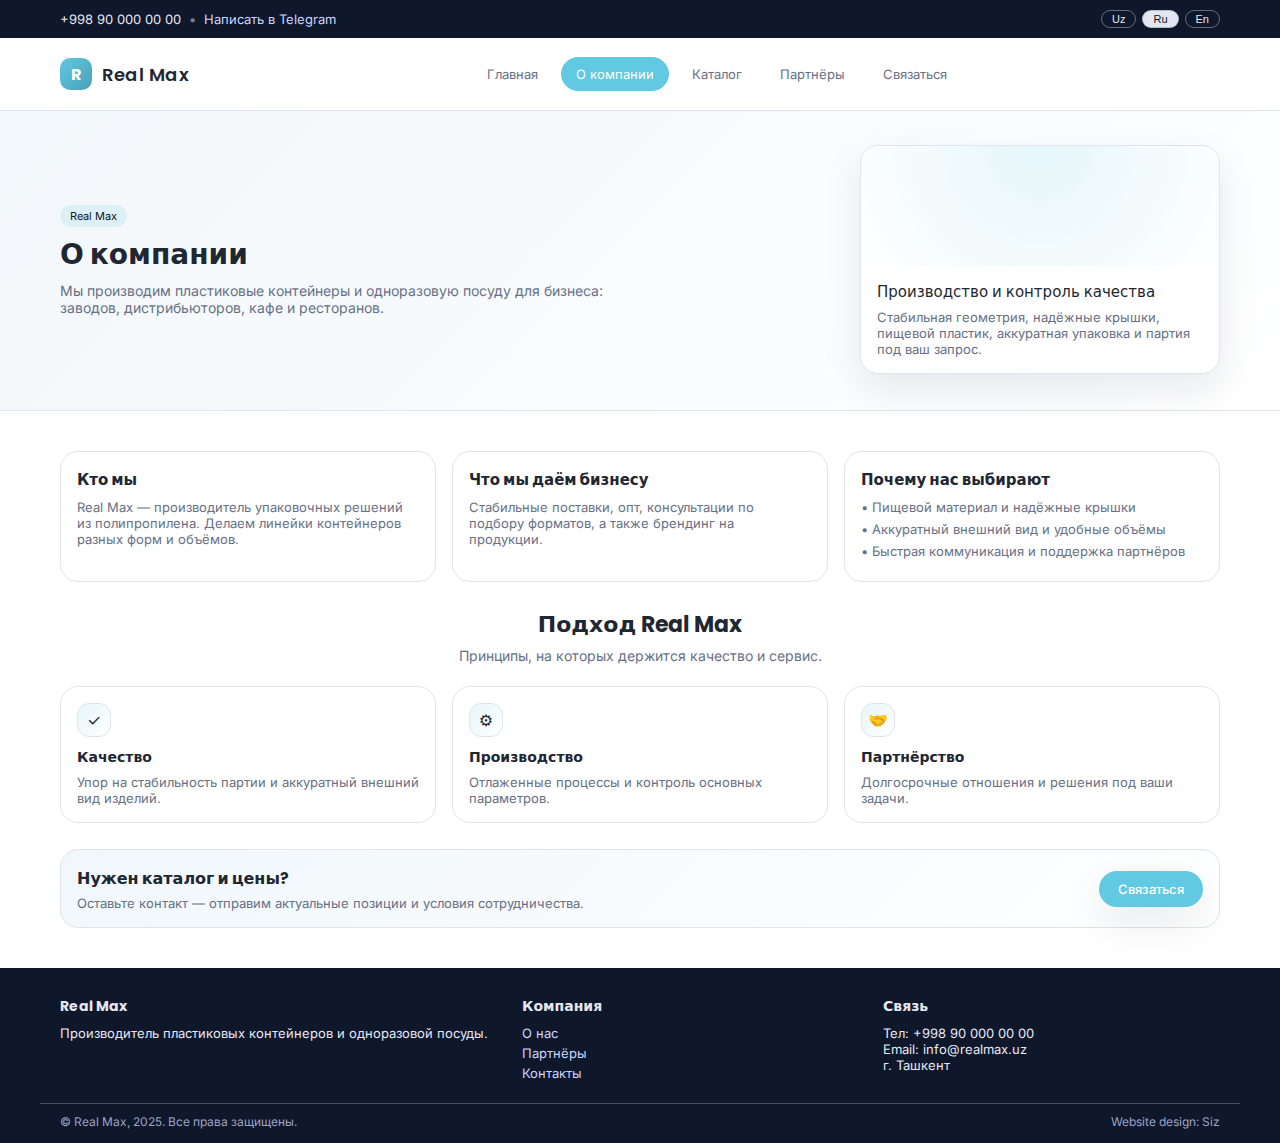
<file: about.html>
<!DOCTYPE html>
<html lang="ru">
<head>
  <meta charset="UTF-8">
  <title>Real Max – О компании</title>
  <meta name="viewport" content="width=device-width, initial-scale=1.0">
  <link href="https://fonts.googleapis.com/css2?family=Inter:wght@400;500;600&family=Poppins:wght@500;600;700&display=swap" rel="stylesheet">
  <link rel="stylesheet" href="styles.css">
</head>
<body>

  <header class="header">
    <!-- Yuqori panel (telefon, telegram, til) -->
  <div class="topbar">
    <div class="container topbar-inner">
      <div class="topbar-left">
        <span class="topbar-phone">+998 90 000 00 00</span>
        <span class="topbar-sep">•</span>
        <a href="#" class="topbar-link" data-i18n="topbar_telegram">Написать в Telegram</a>
      </div>
      <div class="topbar-right">
        <button class="lang-chip" data-lang="uz">Uz</button>
        <button class="lang-chip active" data-lang="ru">Ru</button>
        <button class="lang-chip" data-lang="en">En</button>
      </div>
    </div>
  </div>
    <div class="container header-inner">
      <a class="logo" href="index.html" aria-label="Real Max">
        <span class="logo-mark">R</span>
        <span class="logo-text">Real Max</span>
      </a>

      <nav class="nav-main" aria-label="Main navigation">
        <a class="nav-link" href="index.html" data-i18n="nav_home">Главная</a>
        <a class="nav-link nav-link-active" href="about.html" data-i18n="nav_about">О компании</a>
        <a class="nav-link" href="catalog.html" data-i18n="nav_catalog">каталог</a>
        <a class="nav-link" href="partners.html" data-i18n="nav_partners">Партнёры</a>
        <a class="nav-link" href="contact.html" data-i18n="nav_contact">Связаться</a>
      </nav>
    </div>
  </header>

  <section class="page-hero">
    <div class="container page-hero-inner">
      <div>
        <div class="page-chip" data-i18n="about_chip">Real Max</div>
        <h1 class="page-title" data-i18n="about_title">О компании</h1>
        <p class="page-sub" data-i18n="about_sub">
          Мы производим пластиковые контейнеры и одноразовую посуду для бизнеса: заводов, дистрибьюторов, кафе и ресторанов.
        </p>
      </div>
      <div class="page-hero-card">
        <div class="page-hero-card-top"></div>
        <div class="page-hero-card-body">
          <div class="page-hero-card-title" data-i18n="about_card_title">Производство и контроль качества</div>
          <div class="page-hero-card-text" data-i18n="about_card_text">
            Стабильная геометрия, надёжные крышки, пищевой пластик, аккуратная упаковка и партия под ваш запрос.
          </div>
        </div>
      </div>
    </div>
  </section>

  <section class="section">
    <div class="container">
      <div class="info-grid">
        <div class="info-card">
          <h3 data-i18n="about_b1_title">Кто мы</h3>
          <p data-i18n="about_b1_text">
            Real Max — производитель упаковочных решений из полипропилена. Делаем линейки контейнеров разных форм и объёмов.
          </p>
        </div>

        <div class="info-card">
          <h3 data-i18n="about_b2_title">Что мы даём бизнесу</h3>
          <p data-i18n="about_b2_text">
            Стабильные поставки, опт, консультации по подбору форматов, а также брендинг на продукции.
          </p>
        </div>

        <div class="info-card">
          <h3 data-i18n="about_b3_title">Почему нас выбирают</h3>
          <ul class="bullet">
            <li data-i18n="about_b3_li1">• Пищевой материал и надёжные крышки</li>
            <li data-i18n="about_b3_li2">• Аккуратный внешний вид и удобные объёмы</li>
            <li data-i18n="about_b3_li3">• Быстрая коммуникация и поддержка партнёров</li>
          </ul>
        </div>
      </div>

      <div class="section-header" style="margin-top:26px;">
        <h2 data-i18n="about_values_title">Подход Real Max</h2>
        <p data-i18n="about_values_sub">Принципы, на которых держится качество и сервис.</p>
      </div>

      <div class="value-grid">
        <div class="value-card">
          <div class="value-icon">✓</div>
          <h4 data-i18n="about_v1_title">Качество</h4>
          <p data-i18n="about_v1_text">Упор на стабильность партии и аккуратный внешний вид изделий.</p>
        </div>
        <div class="value-card">
          <div class="value-icon">⚙</div>
          <h4 data-i18n="about_v2_title">Производство</h4>
          <p data-i18n="about_v2_text">Отлаженные процессы и контроль основных параметров.</p>
        </div>
        <div class="value-card">
          <div class="value-icon">🤝</div>
          <h4 data-i18n="about_v3_title">Партнёрство</h4>
          <p data-i18n="about_v3_text">Долгосрочные отношения и решения под ваши задачи.</p>
        </div>
      </div>

      <div class="cta-panel">
        <div>
          <h3 data-i18n="about_cta_title">Хотите каталог и цены?</h3>
          <p data-i18n="about_cta_text">Оставьте контакт — отправим актуальные позиции и условия сотрудничества.</p>
        </div>
        <a class="btn primary" href="contact.html" data-i18n="about_cta_btn">Связаться</a>
      </div>
    </div>
  </section>

  <footer class="footer">
    <div class="container footer-inner">
      <div class="footer-col">
        <h4>Real Max</h4>
        <p data-i18n="footer_about">Производитель пластиковых контейнеров и одноразовой посуды.</p>
      </div>
      <div class="footer-col">
        <h4 data-i18n="footer_company">Компания</h4>
        <a href="about.html" data-i18n="footer_about_link">О нас</a>
        <a href="partners.html" data-i18n="footer_partners_link">Партнёры</a>
        <a href="contact.html" data-i18n="footer_contacts">Контакты</a>
      </div>
      <div class="footer-col">
        <h4 data-i18n="footer_contact">Связь</h4>
        <p data-i18n="footer_tel">Тел: +998 90 000 00 00</p>
        <p data-i18n="footer_email">Email: info@realmax.uz</p>
        <p data-i18n="footer_city">г. Ташкент</p>
      </div>
    </div>
    <div class="footer-bottom">
      <div class="container footer-bottom-inner">
        <span data-i18n="footer_copy">© Real Max, 2025. Все права защищены.</span>
        <span data-i18n="footer_design">Website design: Siz</span>
      </div>
    </div>
  </footer>

  <script src="script.js"></script>
</body>
</html>
</file>
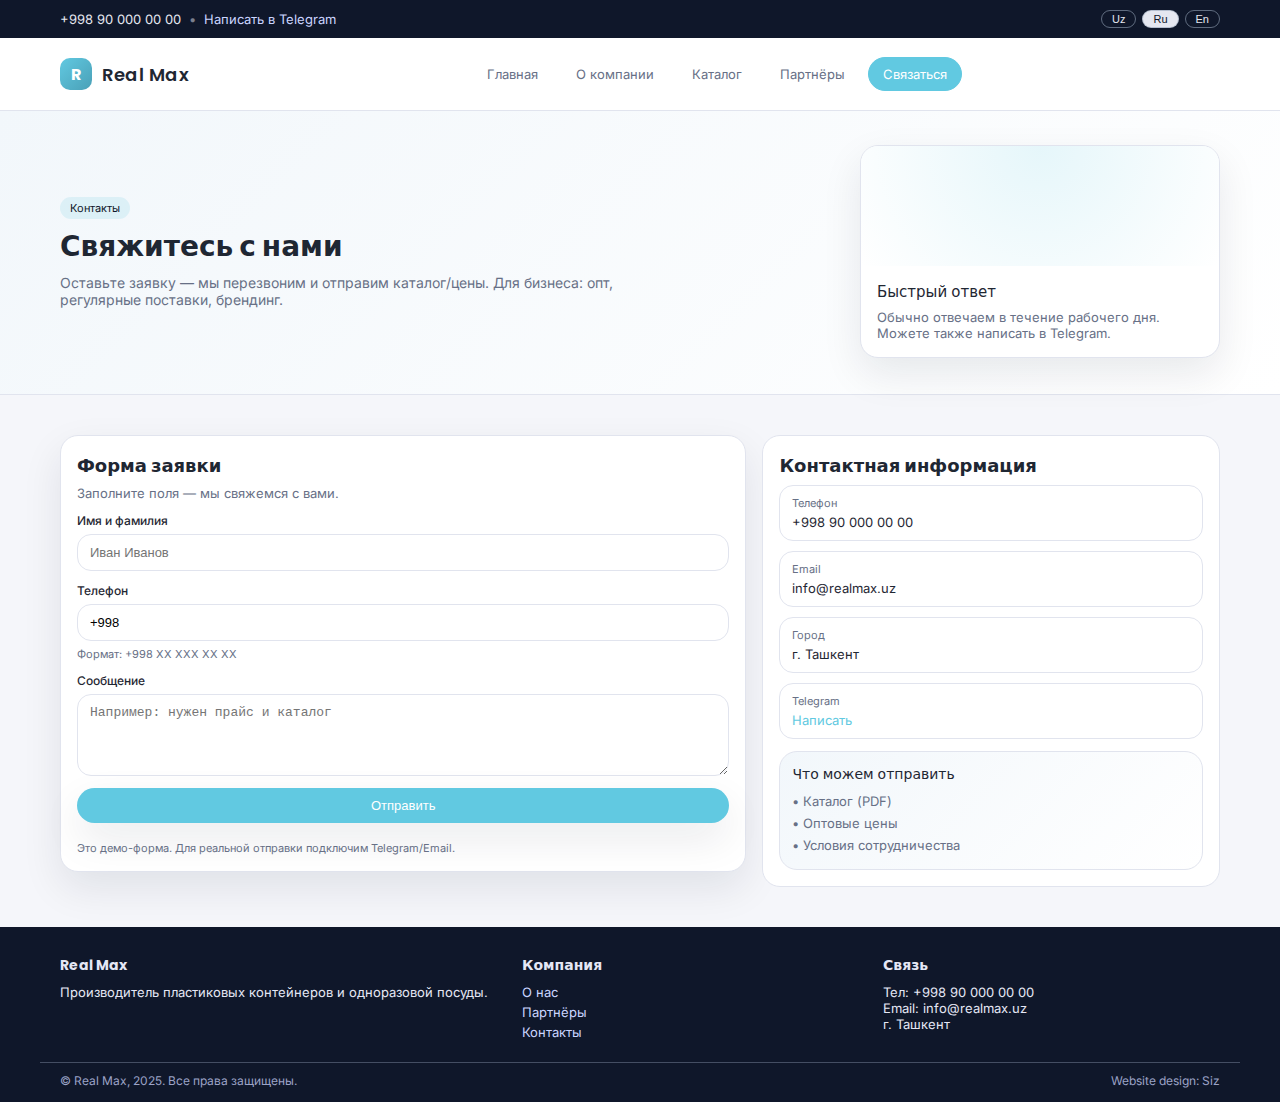
<file: contact.html>
<!DOCTYPE html>
<html lang="ru">
<head>
  <meta charset="UTF-8">
  <title>Real Max – Связаться</title>
  <meta name="viewport" content="width=device-width, initial-scale=1.0">
  <link href="https://fonts.googleapis.com/css2?family=Inter:wght@400;500;600&family=Poppins:wght@500;600;700&display=swap" rel="stylesheet">
  <link rel="stylesheet" href="styles.css">
</head>
<body>

  <header class="header">
    <!-- Yuqori panel (telefon, telegram, til) -->
  <div class="topbar">
    <div class="container topbar-inner">
      <div class="topbar-left">
        <span class="topbar-phone">+998 90 000 00 00</span>
        <span class="topbar-sep">•</span>
        <a href="#" class="topbar-link" data-i18n="topbar_telegram">Написать в Telegram</a>
      </div>
      <div class="topbar-right">
        <button class="lang-chip" data-lang="uz">Uz</button>
        <button class="lang-chip active" data-lang="ru">Ru</button>
        <button class="lang-chip" data-lang="en">En</button>
      </div>
    </div>
  </div>
    <div class="container header-inner">
      <a class="logo" href="index.html" aria-label="Real Max">
        <span class="logo-mark">R</span>
        <span class="logo-text">Real Max</span>
      </a>

      <nav class="nav-main" aria-label="Main navigation">
        <a class="nav-link" href="index.html" data-i18n="nav_home">Главная</a>
        <a class="nav-link" href="about.html" data-i18n="nav_about">О компании</a>
        <a class="nav-link" href="catalog.html" data-i18n="nav_catalog">каталог</a>
        <a class="nav-link" href="partners.html" data-i18n="nav_partners">Партнёры</a>
        <a class="nav-link nav-link-active" href="contact.html" data-i18n="nav_contact">Связаться</a>
      </nav>
    </div>
  </header>

  <section class="page-hero">
    <div class="container page-hero-inner">
      <div>
        <div class="page-chip" data-i18n="contact_chip">Контакты</div>
        <h1 class="page-title" data-i18n="contact_title">Свяжитесь с нами</h1>
        <p class="page-sub" data-i18n="contact_sub">
          Оставьте заявку — мы перезвоним и отправим каталог/цены. Для бизнеса: опт, регулярные поставки, брендинг.
        </p>
      </div>

      <div class="page-hero-card">
        <div class="page-hero-card-top"></div>
        <div class="page-hero-card-body">
          <div class="page-hero-card-title" data-i18n="contact_card_title">Быстрый ответ</div>
          <div class="page-hero-card-text" data-i18n="contact_card_text">
            Обычно отвечаем в течение рабочего дня. Можете также написать в Telegram.
          </div>
        </div>
      </div>
    </div>
  </section>

  <section class="section section-alt">
    <div class="container">
      <div class="contact-grid">
        <div class="contact-card">
          <h2 class="contact-h2" data-i18n="contact_form_title">Форма заявки</h2>
          <p class="contact-p" data-i18n="contact_form_sub">Заполните поля — мы свяжемся с вами.</p>

          <form class="form" id="contactForm">
            <div class="form-row">
              <label class="form-label" for="fullName" data-i18n="contact_name_label">Имя и фамилия</label>
              <input class="form-input" id="fullName" name="fullName" type="text" placeholder="Иван Иванов" required>
            </div>

            <div class="form-row">
              <label class="form-label" for="phone" data-i18n="contact_phone_label">Телефон</label>
              <input class="form-input" id="phone" name="phone" type="tel" placeholder="+998 90 123 45 67" required>
              <div class="form-hint" data-i18n="contact_phone_hint">Формат: +998 XX XXX XX XX</div>
            </div>

            <div class="form-row">
              <label class="form-label" for="message" data-i18n="contact_msg_label">Сообщение</label>
              <textarea class="form-textarea" id="message" name="message" rows="4" placeholder="Например: нужен прайс и каталог"></textarea>
            </div>

            <button class="btn primary full" type="submit" data-i18n="contact_submit">Отправить</button>
            <div class="form-note" data-i18n="contact_note">Это демо-форма. Для реальной отправки подключим Telegram/Email.</div>
          </form>
        </div>

        <div class="contact-card contact-card-side">
          <h2 class="contact-h2" data-i18n="contact_info_title">Контактная информация</h2>
          <div class="contact-info">
            <div class="contact-info-item">
              <div class="contact-info-k" data-i18n="contact_info_phone_k">Телефон</div>
              <div class="contact-info-v">+998 90 000 00 00</div>
            </div>
            <div class="contact-info-item">
              <div class="contact-info-k">Email</div>
              <div class="contact-info-v">info@realmax.uz</div>
            </div>
            <div class="contact-info-item">
              <div class="contact-info-k" data-i18n="contact_info_city_k">Город</div>
              <div class="contact-info-v" data-i18n="footer_city">г. Ташкент</div>
            </div>
            <div class="contact-info-item">
              <div class="contact-info-k">Telegram</div>
              <div class="contact-info-v">
                <a href="#" class="news-link" data-i18n="contact_info_tg_link">Написать</a>
              </div>
            </div>
          </div>

          <div class="mini-card">
            <div class="mini-card-title" data-i18n="contact_side_title">Что можем отправить</div>
            <ul class="bullet" style="margin-top:8px;">
              <li data-i18n="contact_side_li1">• Каталог (PDF)</li>
              <li data-i18n="contact_side_li2">• Оптовые цены</li>
              <li data-i18n="contact_side_li3">• Условия сотрудничества</li>
            </ul>
          </div>
        </div>

      </div>
    </div>
  </section>

  <footer class="footer">
    <div class="container footer-inner">
      <div class="footer-col">
        <h4>Real Max</h4>
        <p data-i18n="footer_about">Производитель пластиковых контейнеров и одноразовой посуды.</p>
      </div>
      <div class="footer-col">
        <h4 data-i18n="footer_company">Компания</h4>
        <a href="about.html" data-i18n="footer_about_link">О нас</a>
        <a href="partners.html" data-i18n="footer_partners_link">Партнёры</a>
        <a href="contact.html" data-i18n="footer_contacts">Контакты</a>
      </div>
      <div class="footer-col">
        <h4 data-i18n="footer_contact">Связь</h4>
        <p data-i18n="footer_tel">Тел: +998 90 000 00 00</p>
        <p data-i18n="footer_email">Email: info@realmax.uz</p>
        <p data-i18n="footer_city">г. Ташкент</p>
      </div>
    </div>
    <div class="footer-bottom">
      <div class="container footer-bottom-inner">
        <span data-i18n="footer_copy">© Real Max, 2025. Все права защищены.</span>
        <span data-i18n="footer_design">Website design: Siz</span>
      </div>
    </div>
  </footer>
  

  <script src="script.js"></script>
</body>
</html>
</file>
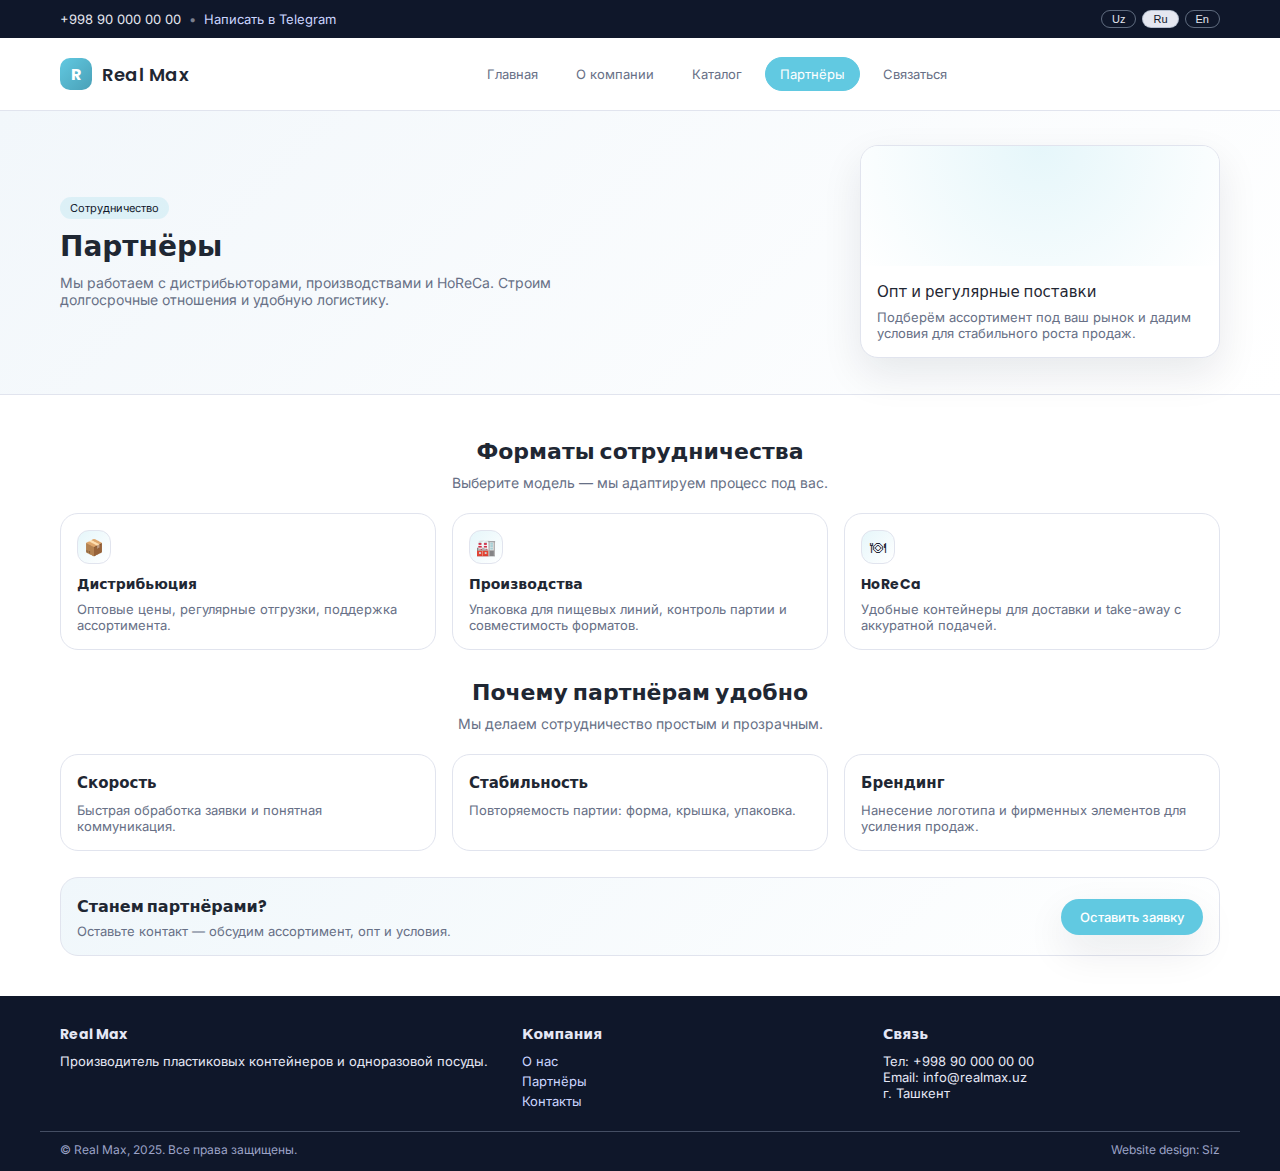
<file: partners.html>
<!DOCTYPE html>
<html lang="ru">
<head>
  <meta charset="UTF-8">
  <title>Real Max – Партнёры</title>
  <meta name="viewport" content="width=device-width, initial-scale=1.0">
  <link href="https://fonts.googleapis.com/css2?family=Inter:wght@400;500;600&family=Poppins:wght@500;600;700&display=swap" rel="stylesheet">
  <link rel="stylesheet" href="styles.css">
</head>
<body>

  <header class="header">
    <!-- Yuqori panel (telefon, telegram, til) -->
  <div class="topbar">
    <div class="container topbar-inner">
      <div class="topbar-left">
        <span class="topbar-phone">+998 90 000 00 00</span>
        <span class="topbar-sep">•</span>
        <a href="#" class="topbar-link" data-i18n="topbar_telegram">Написать в Telegram</a>
      </div>
      <div class="topbar-right">
        <button class="lang-chip" data-lang="uz">Uz</button>
        <button class="lang-chip active" data-lang="ru">Ru</button>
        <button class="lang-chip" data-lang="en">En</button>
      </div>
    </div>
  </div>
    <div class="container header-inner">
      <a class="logo" href="index.html" aria-label="Real Max">
        <span class="logo-mark">R</span>
        <span class="logo-text">Real Max</span>
      </a>

      <nav class="nav-main" aria-label="Main navigation">
        <a class="nav-link" href="index.html" data-i18n="nav_home">Главная</a>
        <a class="nav-link" href="about.html" data-i18n="nav_about">О компании</a>
        <a class="nav-link" href="catalog.html" data-i18n="nav_catalog">каталог</a>
        <a class="nav-link nav-link-active" href="partners.html" data-i18n="nav_partners">Партнёры</a>
        <a class="nav-link" href="contact.html" data-i18n="nav_contact">Связаться</a>
      </nav>
    </div>
  </header>

  <section class="page-hero">
    <div class="container page-hero-inner">
      <div>
        <div class="page-chip" data-i18n="partners_chip">Сотрудничество</div>
        <h1 class="page-title" data-i18n="partners_title">Партнёры</h1>
        <p class="page-sub" data-i18n="partners_sub">
          Мы работаем с дистрибьюторами, производствами и HoReCa. Строим долгосрочные отношения и удобную логистику.
        </p>
      </div>
      <div class="page-hero-card">
        <div class="page-hero-card-top"></div>
        <div class="page-hero-card-body">
          <div class="page-hero-card-title" data-i18n="partners_card_title">Опт и регулярные поставки</div>
          <div class="page-hero-card-text" data-i18n="partners_card_text">
            Подберём ассортимент под ваш рынок и дадим условия для стабильного роста продаж.
          </div>
        </div>
      </div>
    </div>
  </section>

  <section class="section">
    <div class="container">
      <div class="section-header">
        <h2 data-i18n="partners_models_title">Форматы сотрудничества</h2>
        <p data-i18n="partners_models_sub">Выберите модель — мы адаптируем процесс под вас.</p>
      </div>

      <div class="value-grid">
        <div class="value-card">
          <div class="value-icon">📦</div>
          <h4 data-i18n="partners_m1_title">Дистрибьюция</h4>
          <p data-i18n="partners_m1_text">Оптовые цены, регулярные отгрузки, поддержка ассортимента.</p>
        </div>
        <div class="value-card">
          <div class="value-icon">🏭</div>
          <h4 data-i18n="partners_m2_title">Производства</h4>
          <p data-i18n="partners_m2_text">Упаковка для пищевых линий, контроль партии и совместимость форматов.</p>
        </div>
        <div class="value-card">
          <div class="value-icon">🍽</div>
          <h4 data-i18n="partners_m3_title">HoReCa</h4>
          <p data-i18n="partners_m3_text">Удобные контейнеры для доставки и take-away с аккуратной подачей.</p>
        </div>
      </div>

      <div class="section-header" style="margin-top:26px;">
        <h2 data-i18n="partners_why_title">Почему партнёрам удобно</h2>
        <p data-i18n="partners_why_sub">Мы делаем сотрудничество простым и прозрачным.</p>
      </div>

      <div class="info-grid">
        <div class="info-card">
          <h3 data-i18n="partners_b1_title">Скорость</h3>
          <p data-i18n="partners_b1_text">Быстрая обработка заявки и понятная коммуникация.</p>
        </div>
        <div class="info-card">
          <h3 data-i18n="partners_b2_title">Стабильность</h3>
          <p data-i18n="partners_b2_text">Повторяемость партии: форма, крышка, упаковка.</p>
        </div>
        <div class="info-card">
          <h3 data-i18n="partners_b3_title">Брендинг</h3>
          <p data-i18n="partners_b3_text">Нанесение логотипа и фирменных элементов для усиления продаж.</p>
        </div>
      </div>

      <div class="cta-panel">
        <div>
          <h3 data-i18n="partners_cta_title">Станем партнёрами?</h3>
          <p data-i18n="partners_cta_text">Оставьте контакт — обсудим ассортимент, опт и условия.</p>
        </div>
        <a class="btn primary" href="contact.html" data-i18n="partners_cta_btn">Оставить заявку</a>
      </div>
    </div>
  </section>

  <footer class="footer">
    <div class="container footer-inner">
      <div class="footer-col">
        <h4>Real Max</h4>
        <p data-i18n="footer_about">Производитель пластиковых контейнеров и одноразовой посуды.</p>
      </div>
      <div class="footer-col">
        <h4 data-i18n="footer_company">Компания</h4>
        <a href="about.html" data-i18n="footer_about_link">О нас</a>
        <a href="partners.html" data-i18n="footer_partners_link">Партнёры</a>
        <a href="contact.html" data-i18n="footer_contacts">Контакты</a>
      </div>
      <div class="footer-col">
        <h4 data-i18n="footer_contact">Связь</h4>
        <p data-i18n="footer_tel">Тел: +998 90 000 00 00</p>
        <p data-i18n="footer_email">Email: info@realmax.uz</p>
        <p data-i18n="footer_city">г. Ташкент</p>
      </div>
    </div>
    <div class="footer-bottom">
      <div class="container footer-bottom-inner">
        <span data-i18n="footer_copy">© Real Max, 2025. Все права защищены.</span>
        <span data-i18n="footer_design">Website design: Siz</span>
      </div>
    </div>
  </footer>

  <script src="script.js"></script>
</body>
</html>
</file>
<file: styles.css>
:root {
  --brand: #61c9e1;
  --brand-soft: rgba(97, 201, 225, 0.16);
  --text-main: #1f2733;
  --text-muted: #677086;
  --bg: #f5f6fa;
  --card-bg: #ffffff;
  --border-soft: #e1e4ee;
  --shadow-soft: 0 16px 40px rgba(15, 23, 42, 0.09);
  --radius-md: 12px;
  --radius-lg: 18px;
}

/* Reset */
*,
*::before,
*::after {
  box-sizing: border-box;
  margin: 0;
  padding: 0;
}
.product-img img { width:100%; height:100%; object-fit:cover; display:block; }

html, body {
  font-family: 'Inter', system-ui, -apple-system, BlinkMacSystemFont, sans-serif;
  color: var(--text-main);
  background-color: #ffffff;
  scroll-behavior: smooth;
}

a { text-decoration: none; color: inherit; }
img { max-width: 100%; display: block; }

.container {
  width: 100%;
  max-width: 1200px;
  margin: 0 auto;
  padding: 0 20px;
}

/* Topbar */
.topbar {
  background-color: #0f172a;
  color: #e5e7f0;
  font-size: 13px;
}

.topbar-inner {
  display: flex;
  justify-content: space-between;
  align-items: center;
  height: 38px;
}

.topbar-left {
  display: flex;
  align-items: center;
  gap: 8px;
}

.topbar-link { color: #cbd5ff; }
.topbar-sep { opacity: 0.5; }

.topbar-right { display: flex; gap: 6px; }

.lang-chip {
  border-radius: 999px;
  border: 1px solid rgba(148, 163, 184, 0.6);
  background: transparent;
  padding: 2px 10px;
  color: #e5e7f0;
  font-size: 11px;
  cursor: pointer;
}

.lang-chip.active {
  background-color: #e5e7f0;
  color: #0f172a;
}

/* Header */
.header {
  border-bottom: 1px solid var(--border-soft);
  background-color: #ffffff;
  position: sticky;
  top: 0;
  z-index: 50;
}

.header-inner {
  display: flex;
  align-items: center;
  justify-content: space-between;
  gap: 24px;
  height: 72px;
}

.logo {
  display: flex;
  align-items: center;
  gap: 10px;
}

.logo-mark {
  width: 32px;
  height: 32px;
  border-radius: 10px;
  background: linear-gradient(135deg, var(--brand), #4aa0b7);
  display: flex;
  align-items: center;
  justify-content: center;
  color: #ffffff;
  font-weight: 700;
  font-family: 'Poppins', system-ui;
}

.logo-text {
  font-weight: 600;
  font-family: 'Poppins', system-ui;
  letter-spacing: 0.03em;
  font-size: 18px;
}

.nav-main {
  display: flex;
  gap: 8px;
  flex: 1;
  justify-content: center;
}

.nav-link {
  border-radius: 999px;
  border: 1px solid transparent;
  padding: 8px 14px;
  font-size: 13px;
  background-color: transparent;
  cursor: pointer;
  color: var(--text-muted);
  transition: 0.18s ease;
  display: inline-flex;
  align-items: center;
  justify-content: center;
}

.nav-link:hover {
  background-color: var(--brand-soft);
  color: var(--text-main);
}

.nav-link-active {
  background-color: var(--brand);
  color: #ffffff;
  border-color: var(--brand);
}
.hero-desc{
  margin-top: 16px;
  max-width: 560px;
}

.hero-desc p{
  font-size: 14px;
  line-height: 1.7;
  color: var(--text-muted);
  margin-bottom: 10px;
}

/* Hero */

.hero{
  min-height: calc(100vh - 110px);
  display:flex;
  align-items:center;
  position: relative;
  overflow: hidden;

  /* layered premium gradient */
  background:
    radial-gradient(600px 600px at 15% 20%, rgba(97,201,225,0.45), transparent 60%),
    radial-gradient(520px 520px at 105% 100%, rgba(97,201,225,0.25), transparent 150%),
    linear-gradient(135deg, #eef6fb 0%, #ffffff 55%);
  
  border-bottom: 1px solid var(--border-soft);
}

.hero-inner {
  display: grid;
  grid-template-columns: 1.3fr 0.7fr; /* chapga ko‘proq joy */
  align-items: center;
  gap: 48px;
}

.hero-label {
  display: inline-block;
  padding: 4px 10px;
  border-radius: 999px;
  background-color: var(--brand-soft);
  color: #0f172a;
  font-size: 11px;
  margin-bottom: 10px;
}

.hero h1 {
  font-family: 'Poppins', system-ui;
  font-size: 50px;
  line-height: 1.25;
  margin-bottom: 14px;
}

/* ===== Real Max yondashuvi — oq gradient ===== */
.rm-values{
  position: relative;
  background-color: #61C9E1; /* asosiy ko‘k */
  overflow: hidden;
}

.rm-values::before{
  content: "";
  position: absolute;
  inset: 0;

  background:
    radial-gradient(900px 500px at 50% 0%, rgba(255,255,255,0.35), transparent 65%),
    radial-gradient(700px 450px at 20% 60%, rgba(255,255,255,0.18), transparent 70%),
    radial-gradient(700px 450px at 80% 60%, rgba(255,255,255,0.18), transparent 70%);

  pointer-events: none;
}

/* textlar ustida qolsin */
.rm-values > .container{
  position: relative;
  z-index: 2;
}

.hero-text {
  color: var(--text-muted);
  font-size: 14px;
  max-width: 480px;
  margin-bottom: 18px;
}

.hero-actions {
  display: flex;
  flex-wrap: wrap;
  gap: 10px;
  margin-bottom: 20px;
}

.btn {
  border-radius: 999px;
  padding: 9px 18px;
  border: 1px solid transparent;
  font-size: 13px;
  cursor: pointer;
  font-weight: 500;
  display: inline-flex;
  align-items: center;
  justify-content: center;
  transition: 0.18s ease;
}

.btn.primary {
  background-color: var(--brand);
  color: #ffffff;
  box-shadow: var(--shadow-soft);
}

.btn.primary:hover { opacity: 0.92; }

.btn.ghost {
  background-color: #ffffff;
  color: var(--text-main);
  border-color: var(--border-soft);
}

.btn.ghost:hover { border-color: var(--brand); }
.btn.mini { padding: 7px 14px; font-size: 12px; }
.btn.full { width: 100%; }

.hero-stats {
  display: flex;
  flex-wrap: wrap;
  gap: 18px;
  margin-top: 8px;
}

.stat-item { min-width: 90px; }
.stat-number { display: block; font-weight: 600; font-size: 18px; }
.stat-label { font-size: 12px; color: var(--text-muted); }

.hero-right { display: flex; justify-content: center; }

.hero-product-card {
  width: 140%;
  max-width: 960px;   /* 860 → 960 */
  aspect-ratio: 1 / 1;
  border-radius: var(--radius-lg);
  background-color: #ffffff;
  border: 1px solid var(--border-soft);
  box-shadow: var(--shadow-soft);
  overflow: hidden;
}




.hero-product-info { padding: 14px 16px 16px; }
.hero-product-info h3 {
  font-size: 16px;
  margin-bottom: 6px;
  font-family: 'Poppins', system-ui;
}
.hero-product-info p {
  font-size: 13px;
  color: var(--text-muted);
  margin-bottom: 10px;
}

/* Sections */
.section { padding: 40px 0; background-color: #ffffff; }
.section-alt { background-color: var(--bg); }

.section-header { text-align: center; margin-bottom: 22px; }
.section-header h2 {
  font-family: 'Poppins', system-ui;
  font-size: 22px;
  margin-bottom: 6px;
}
.section-header p { font-size: 14px; color: var(--text-muted); }

.section-header-row {
  display: flex;
  justify-content: space-between;
  align-items: flex-end;
  gap: 16px;
}

/* Tabs */
.tabs { display: flex; gap: 6px; flex-wrap: wrap; }
.tab {
  border-radius: 999px;
  padding: 5px 12px;
  border: 1px solid var(--border-soft);
  background-color: #ffffff;
  font-size: 12px;
  color: var(--text-muted);
  cursor: pointer;
}
.tab.active {
  border-color: var(--brand);
  color: var(--brand);
  background-color: var(--brand-soft);
}

/* Category grid */
.category-grid {
  display: grid;
  grid-template-columns: repeat(4, minmax(0, 1fr));
  gap: 16px;
}

.category-card {
  background-color: var(--card-bg);
  border-radius: var(--radius-lg);
  padding: 16px;
  border: 1px solid var(--border-soft);
  transition: 0.18s ease;
  min-height: 120px;
}

.category-card h3 {
  font-size: 15px;
  font-family: 'Poppins', system-ui;
  margin-bottom: 6px;
}

.category-card p { font-size: 13px; color: var(--text-muted); }

.category-card:hover {
  box-shadow: var(--shadow-soft);
  transform: translateY(-3px);
}

/* Product grid */
.product-grid {
  display: grid;
  grid-template-columns: repeat(4, minmax(0, 1fr));
  gap: 16px;
}

.product-card {
  background-color: #ffffff;
  border-radius: var(--radius-lg);
  border: 1px solid var(--border-soft);
  overflow: hidden;
  position: relative;
  display: flex;
  flex-direction: column;
  height: 100%;
}

.product-badge {
  position: absolute;
  top: 10px;
  left: 10px;
  background-color: var(--brand);
  color: #ffffff;
  font-size: 11px;
  padding: 3px 8px;
  border-radius: 999px;
}

.product-img {
  height: 250px;
  background: linear-gradient(135deg, var(--brand-soft), #ffffff);
}

.product-body {
  padding: 12px 14px 14px;
  display: flex;
  flex-direction: column;
  gap: 4px;
  flex: 1;
}

.product-body h3 { font-size: 14px; font-family: 'Poppins', system-ui; }
.product-cat { font-size: 12px; color: var(--text-muted); }
.product-price { font-size: 14px; font-weight: 600; margin-top: 4px; }

/* Branding section */
.branding {
  background: linear-gradient(135deg, #f0f7fb, #ffffff);
  border-top: 1px solid var(--border-soft);
  border-bottom: 1px solid var(--border-soft);
}

.branding-inner {
  display: grid;
  grid-template-columns: minmax(0, 1.3fr) minmax(0, 1fr);
  gap: 30px;
  align-items: center;
}

.branding-text h2 {
  font-family: 'Poppins', system-ui;
  font-size: 22px;
  margin-bottom: 10px;
}

.branding-text p {
  font-size: 14px;
  color: var(--text-muted);
  margin-bottom: 10px;
}

.branding-text ul {
  list-style: none;
  font-size: 13px;
  color: var(--text-muted);
  margin-bottom: 14px;
}

.branding-visual { display: flex; justify-content: center; }

.branding-img {
  width: 100%;
  max-width: 320px;
  height: 220px;
  border-radius: var(--radius-lg);
  background: radial-gradient(circle at top, var(--brand), #0f172a);
  opacity: 0.85;
}

/* News */
.news-grid {
  display: grid;
  grid-template-columns: repeat(2, minmax(0, 1fr));
  gap: 18px;
}

.news-card {
  background-color: #ffffff;
  border-radius: var(--radius-lg);
  border: 1px solid var(--border-soft);
  overflow: hidden;
  display: flex;
  flex-direction: column;
  box-shadow: 0 0 0 rgba(0, 0, 0, 0);
  transition: 0.18s ease;
}

.news-card:hover {
  box-shadow: var(--shadow-soft);
  transform: translateY(-3px);
}

.news-img { height: 150px; background: linear-gradient(135deg, var(--brand-soft), #ffffff); }
.news-body { padding: 12px 14px 16px; font-size: 13px; }
.news-date { font-size: 11px; color: var(--text-muted); }
.news-body h3 { font-size: 15px; margin: 4px 0 6px; font-family: 'Poppins', system-ui; }
.news-body p { color: var(--text-muted); margin-bottom: 8px; }
.news-link { font-size: 13px; color: var(--brand); }

/* Footer */
.footer {
  background-color: #0f172a;
  color: #e5e7f5;
  padding-top: 28px;
}

.footer-inner {
  display: grid;
  grid-template-columns: minmax(0, 1.3fr) minmax(0, 1fr) minmax(0, 1fr);
  gap: 24px;
  padding-bottom: 18px;
  border-bottom: 1px solid rgba(148, 163, 184, 0.4);
  font-size: 13px;
}

.footer-col h4 {
  font-size: 14px;
  margin-bottom: 8px;
  font-family: 'Poppins', system-ui;
}

.footer-col a {
  display: block;
  font-size: 13px;
  color: #cbd5ff;
  margin-bottom: 4px;
}

.footer-bottom { padding: 10px 0 14px; font-size: 12px; }
.footer-bottom-inner {
  display: flex;
  justify-content: space-between;
  gap: 12px;
  color: #9ca3c7;
}

/* ======= Pages (minimal, same style) ======= */
.page-hero {
  background: linear-gradient(135deg, #f2f7fb, #ffffff);
  padding: 34px 0 36px;
  border-bottom: 1px solid var(--border-soft);
}

.page-hero-inner {
  display: grid;
  grid-template-columns: minmax(0, 1.4fr) minmax(0, 1fr);
  gap: 26px;
  align-items: center;
}

.page-chip {
  display: inline-block;
  padding: 4px 10px;
  border-radius: 999px;
  background-color: var(--brand-soft);
  color: #0f172a;
  font-size: 11px;
  margin-bottom: 10px;
}

.page-title {
  font-family: 'Poppins', system-ui;
  font-size: 28px;
  line-height: 1.25;
  margin-bottom: 10px;
}

.page-sub { color: var(--text-muted); font-size: 14px; max-width: 560px; }

.page-hero-card {
  width: 100%;
  max-width: 360px;
  border-radius: var(--radius-lg);
  background-color: #ffffff;
  border: 1px solid var(--border-soft);
  box-shadow: var(--shadow-soft);
  overflow: hidden;
  justify-self: end;
}

.page-hero-card-top {
  height: 120px;
  background: radial-gradient(circle at top, var(--brand-soft), #ffffff);
}

.page-hero-card-body { padding: 14px 16px 16px; }
.page-hero-card-title {
  font-family: 'Poppins', system-ui;
  font-size: 15px;
  margin-bottom: 6px;
}
.page-hero-card-text { font-size: 13px; color: var(--text-muted); }

/* Info / Value cards */
.info-grid {
  display: grid;
  grid-template-columns: repeat(3, minmax(0, 1fr));
  gap: 16px;
}

.info-card {
  background: #ffffff;
  border: 1px solid var(--border-soft);
  border-radius: var(--radius-lg);
  padding: 16px;
  transition: 0.18s ease;
}

.info-card:hover { box-shadow: var(--shadow-soft); transform: translateY(-3px); }

.info-card h3 {
  font-family: 'Poppins', system-ui;
  font-size: 15px;
  margin-bottom: 8px;
}
.info-card p { font-size: 13px; color: var(--text-muted); }

.bullet { list-style: none; font-size: 13px; color: var(--text-muted); }
.bullet li { margin-bottom: 6px; }

.value-grid {
  display: grid;
  grid-template-columns: repeat(3, minmax(0, 1fr));
  gap: 16px;
}

.value-card {
  background: #ffffff;
  border: 1px solid var(--border-soft);
  border-radius: var(--radius-lg);
  padding: 16px;
  transition: 0.18s ease;
}

.value-card:hover { box-shadow: var(--shadow-soft); transform: translateY(-3px); }

.value-icon {
  width: 34px;
  height: 34px;
  border-radius: 12px;
  background: linear-gradient(135deg, var(--brand-soft), #ffffff);
  display: flex;
  align-items: center;
  justify-content: center;
  margin-bottom: 10px;
  border: 1px solid var(--border-soft);
}

.value-card h4 {
  font-family: 'Poppins', system-ui;
  font-size: 14px;
  margin-bottom: 6px;
}

.value-card p { font-size: 13px; color: var(--text-muted); }

.cta-panel {
  margin-top: 26px;
  background: linear-gradient(135deg, #f0f7fb, #ffffff);
  border: 1px solid var(--border-soft);
  border-radius: var(--radius-lg);
  padding: 16px;
  display: flex;
  align-items: center;
  justify-content: space-between;
  gap: 12px;
}

.cta-panel h3 { font-family: 'Poppins', system-ui; font-size: 16px; margin-bottom: 4px; }
.cta-panel p { font-size: 13px; color: var(--text-muted); }

/* Contact */
.contact-grid {
  display: grid;
  grid-template-columns: minmax(0, 1.2fr) minmax(0, 0.8fr);
  gap: 16px;
  align-items: start;
}

.contact-card {
  background: #ffffff;
  border: 1px solid var(--border-soft);
  border-radius: var(--radius-lg);
  padding: 16px;
  box-shadow: var(--shadow-soft);
}

.contact-card-side { box-shadow: none; background: #ffffff; }

.contact-h2 {
  font-family: 'Poppins', system-ui;
  font-size: 18px;
  margin-bottom: 6px;
}

.contact-p { font-size: 13px; color: var(--text-muted); margin-bottom: 12px; }

.form { display: grid; gap: 12px; }
.form-row { display: grid; gap: 6px; }

.form-label { font-size: 12px; color: var(--text-main); font-weight: 500; }

.form-input, .form-textarea {
  width: 100%;
  border-radius: 14px;
  border: 1px solid var(--border-soft);
  padding: 10px 12px;
  font-size: 13px;
  outline: none;
  background: #ffffff;
}

.form-input:focus, .form-textarea:focus { border-color: var(--brand); }

.form-hint { font-size: 11px; color: var(--text-muted); }
.form-note { font-size: 11px; color: var(--text-muted); margin-top: 6px; }

.contact-info { display: grid; gap: 10px; margin-top: 6px; }
.contact-info-item {
  border: 1px solid var(--border-soft);
  border-radius: 14px;
  padding: 10px 12px;
  background: #ffffff;
}
.contact-info-k { font-size: 11px; color: var(--text-muted); margin-bottom: 4px; }
.contact-info-v { font-size: 13px; color: var(--text-main); }

.mini-card {
  margin-top: 12px;
  border: 1px solid var(--border-soft);
  border-radius: var(--radius-lg);
  padding: 12px 12px 10px;
  background: linear-gradient(135deg, #f2f7fb, #ffffff);
}

.mini-card-title {
  font-family: 'Poppins', system-ui;
  font-size: 14px;
}

/* Responsive */
@media (max-width: 992px) {
  .hero-inner, .branding-inner, .page-hero-inner { grid-template-columns: 1fr; }
  .page-hero-card { justify-self: start; max-width: 520px; }
  .category-grid { grid-template-columns: repeat(2, minmax(0, 1fr)); }
  .product-grid { grid-template-columns: repeat(2, minmax(0, 1fr)); }
  .news-grid { grid-template-columns: 1fr; }
  .footer-inner { grid-template-columns: repeat(2, minmax(0, 1fr)); }
  .info-grid, .value-grid { grid-template-columns: 1fr; }
  .contact-grid { grid-template-columns: 1fr; }
}

@media (max-width: 768px) {
  .header-inner {
    flex-wrap: wrap;
    height: auto;
    padding: 8px 0 10px;
  }

  .hero { padding-top: 26px; }
  .category-grid { grid-template-columns: 1fr; }
  .product-grid { grid-template-columns: 1fr 1fr; }
  .footer-inner { grid-template-columns: 1fr; }
  .footer-bottom-inner { flex-direction: column; align-items: flex-start; }
  .cta-panel { flex-direction: column; align-items: flex-start; }
}

@media (max-width: 520px) {
  .product-grid { grid-template-columns: 1fr; }
}
/* HIT PRODUCTS – hover preview panel (FIXED) */
.product-card.has-preview {
  position: relative;
  overflow: visible;
}

/* preview card — ustiga chiqadi */
.product-card.has-preview .product-preview {
  position: absolute;
  left: 0;
  right: 0;
  top: -145px;                 /* KARTANING USTIGA CHIQADI */
  z-index: 20;

  opacity: 0;
  transform: translateY(10px) scale(0.96);
  pointer-events: none;

  transition: opacity 220ms ease, transform 220ms ease;
}

.product-card.has-preview:hover .product-preview {
  opacity: 1;
  transform: translateY(0) scale(1);
  pointer-events: auto;
}

/* ichki pack card */
.product-card.has-preview .preview-inner {
  display: grid;
  grid-template-columns: 1fr 1fr;
  gap: 12px;

  background: #ffffff;
  border-radius: 14px;
  padding: 12px;

  box-shadow: 0 20px 60px rgba(0,0,0,0.25);
}

/* HAR IKKALA RASM UCHUN 1:1 KVADRAT */
.product-card.has-preview .preview-col {
  aspect-ratio: 1 / 1;        /* 👈 ENG MUHIM QATOR */
  border-radius: 12px;
  overflow: hidden;
  background: #f4f5f7;

  display: flex;
  align-items: center;
  justify-content: center;
}

/* RASMLAR O‘ZGARMAYDI, CHO‘ZILMAYDI */
.product-card.has-preview .preview-col img {
  max-width: 100%;
  max-height: 100%;
  object-fit: contain;        /* 👈 RASM BUZILMAYDI */
  display: block;
}

/* karta hoverda ozgina premium ko‘tarilish */
.product-card.has-preview:hover {
  transform: translateY(-4px);
  transition: transform 200ms ease;
}

/* mobil: hover yo‘q */
@media (max-width: 900px) {
  .product-card.has-preview .product-preview {
    display: none;
  }
}
/* =========================
   CATALOG PAGE
   ========================= */

.catalog-grid {
  display: grid;
  grid-template-columns: repeat(3, 1fr);
  gap: 28px;
  margin-top: 40px;
}

/* KATALOG CARD */
.catalog-card {
  background: #ffffff;
  border-radius: 18px;
  padding: 18px;
  box-shadow: 0 10px 30px rgba(0,0,0,0.06);
  transition: transform 220ms ease, box-shadow 220ms ease;
  cursor: pointer;
}

.catalog-card:hover {
  transform: translateY(-6px);
  box-shadow: 0 18px 50px rgba(0,0,0,0.12);
}

/* RASM */
.catalog-card img {
  width: 100%;
  height: 220px;
  object-fit: contain;
  background: #f5f6f8;
  border-radius: 14px;
  padding: 16px;
  margin-bottom: 16px;
}

/* SARLAVHA */
.catalog-card h3 {
  font-size: 20px;
  font-weight: 600;
  margin-bottom: 10px;
  color: #111;
}

/* MATN */
.catalog-card p {
  font-size: 15px;
  line-height: 1.5;
  color: #555;
}

/* KATALOG HERO */
.section-title {
  font-size: 36px;
  font-weight: 700;
  margin-bottom: 10px;
}

.section-sub {
  font-size: 17px;
  color: #666;
  max-width: 720px;
}

/* CTA */
.text-center {
  text-align: center;
}

/* RESPONSIVE */
@media (max-width: 1100px) {
  .catalog-grid {
    grid-template-columns: repeat(2, 1fr);
  }
}

@media (max-width: 680px) {
  .catalog-grid {
    grid-template-columns: 1fr;
  }

  .catalog-card img {
    height: 180px;
  }

  .section-title {
    font-size: 28px;
  }
}

.hero-product-image {
  aspect-ratio: 1 / 1;     /* 👈 KVADRAT */
  width: 100%;
  background: #ffffff;
  display: flex;
  align-items: center;
  justify-content: center;
}

.hero-product-image img {
  width: 100%;
  height: 100%;
  object-fit: contain; /* rasm buzilmaydi */
}

/* ===== Real Max Carousel ===== */
.rm-carousel {
  position: relative;
  border-radius: var(--radius-lg);
  border: 1px solid var(--border-soft);
  background: #ffffff;
  box-shadow: var(--shadow-soft);
  padding: 14px 44px; /* tugmalar uchun joy */
}

.rm-carousel-viewport {
  overflow: hidden;
}

.rm-carousel-track {
  display: flex;
  gap: 16px;
  will-change: transform;
  transition: transform 500ms ease;
}

.rm-carousel-item {
  flex: 0 0 100%;         /* kartaning eni */
  aspect-ratio: 1 / 1;     /* KVADRAT */
  border-radius: 18px;
  border: 1px solid var(--border-soft);
  background: #f5f6f8;
  display: flex;
  align-items: center;
  justify-content: center;
  overflow: hidden;
}

.rm-carousel-item img {
  width: 100%;
  height: 100%;
  object-fit: contain;
}
/* ===== RM Carousel background (ORQA FON) ===== */
.rm-carousel {
  position: relative;
  padding: 80px 60px;
  background:
    radial-gradient(
      1000px 520px at 50% 0%,
      rgba(97, 201, 225, 0.28),
      rgba(255, 255, 255, 0) 70%
    ),
    linear-gradient(
      180deg,
      #ffffff 0%,
      #f7fcfe 100%
    );
  border-radius: 24px;
}
/* ===== Catalog: 2-rasmli hover (pastdan ochiladi) ===== */
.catalog-media{
  position: relative;
  height: 210px;           /* kerak bo‘lsa o‘zgartirasiz */
  border-radius: 16px;
  overflow: hidden;
  background: #f3f5f7;
  margin-bottom: 14px;
}

.catalog-img{
  position: absolute;
  inset: 0;
  width: 100%;
  height: 100%;
  object-fit: contain;
  transition: transform .45s ease, opacity .45s ease;
}

/* 1-rasm default */
.catalog-img--main{
  transform: translateY(0);
  opacity: 1;
}

/* 2-rasm default pastda */
.catalog-img--mock{
  transform: translateY(100%);
  opacity: 0;
}

/* hover: 2-rasm pastdan chiqadi */
.catalog-card:hover .catalog-img--main{
  transform: translateY(-12%);
  opacity: .92;
}

.catalog-card:hover .catalog-img--mock{
  transform: translateY(0);
  opacity: 1;
}


/* Tugmalar */
.rm-carousel-btn {
  position: absolute;
  top: 50%;
  transform: translateY(-50%);
  width: 34px;
  height: 34px;
  border-radius: 999px;
  border: 1px solid var(--border-soft);
  background: #ffffff;
  cursor: pointer;
  display: flex;
  align-items: center;
  justify-content: center;
  font-size: 18px;
  color: var(--text-main);
}

.rm-carousel-btn:hover {
  border-color: var(--brand);
}

.rm-carousel-btn.prev { left: 12px; }
.rm-carousel-btn.next { right: 12px; }

/* Mobil */
@media (max-width: 520px) {
  .rm-carousel { padding: 12px 40px; }
  .rm-carousel-item { flex-basis: 220px; }
}

/* Carousel o'lchamini cheklash */
.rm-carousel {
  max-width: 1250px;     /* xohlasangiz 320/400 qilib o'zgartirasiz */
  margin: 0 auto;       /* o'rtaga */
  padding: 12px 44px;   /* tugmalar uchun */
}

/* Viewport kvadrat bo'lsin, lekin kattalashib ketmasin */
.rm-carousel-viewport {
  width: 100%;
  max-width: 750px;
  aspect-ratio: 1 / 1;
  margin: 0 auto;
  overflow: hidden;
  border-radius: 18px;
}

/* Ichki item ham viewportga mos bo'ladi */
.rm-carousel-item {
  flex: 0 0 100%;
  width: 100%;
  height: 100%;
  aspect-ratio: 1 / 1;
  border-radius: 18px;
  overflow: hidden;
}

/* Mobil uchun */
@media (max-width: 520px) {
  .rm-carousel,
  .rm-carousel-viewport {
    max-width: 280px;
  }
}
/* ===== Real Max Values Section ===== */
.rm-values {
  background-color: #61C9E1; /* Genpak uslubidagi chuqur yashil */
  color: #ffffff;
  padding: 70px 0;
}

.rm-values-inner {
  text-align: center;
}

.rm-values-title {
  font-family: 'Poppins', system-ui;
  font-size: 36px;
  margin-bottom: 14px;
}

.rm-values-sub {
  max-width: 720px;
  margin: 0 auto 50px;
  font-size: 16px;
  line-height: 1.6;
  opacity: 0.95;
}

.rm-values-grid {
  display: grid;
  grid-template-columns: repeat(3, minmax(0, 1fr));
  gap: 40px;
}

.rm-value-item {
  max-width: 300px;
  margin: 0 auto;
}

.rm-value-icon {
  font-size: 42px;
  margin-bottom: 18px;
}

.rm-value-item h4 {
  font-size: 18px;
  margin-bottom: 10px;
  font-weight: 600;
}

.rm-value-item p {
  font-size: 14px;
  line-height: 1.6;
  opacity: 0.9;
}

/* Mobil */
@media (max-width: 900px) {
  .rm-values-grid {
    grid-template-columns: 1fr;
    gap: 28px;
  }

  .rm-values-title {
    font-size: 28px;
  }
}
/* ===== Mission / Intro (Genpak-style, Real Max colors) ===== */
.rm-mission {
  background: #61C9E1;
  padding: 56px 0;
  border-top: 1px solid var(--border-soft);
}

.rm-mission-inner {
  text-align: center;
  max-width: 920px;
}

.rm-mission-title {
  font-family: 'Poppins', system-ui;
  font-size: 40px;
  line-height: 1.15;
  margin: 0 auto 14px;
  color: #ffffff;
}

.rm-mission-line {
  width: 240px;
  height: 3px;
  background: white; /* #61C9E1 */
  margin: 0 auto 22px;
  border-radius: 999px;
}

.rm-mission-lead {
  font-style: italic;
  font-weight: 600;
  font-size: 18px;
  line-height: 1.45;
  color: #ffffff;
  margin: 0 auto 22px;
}

.rm-mission-text {
  font-size: 16px;
  line-height: 1.75;
  color: #ffffff;
  margin: 0 auto;
}

/* Responsive */
@media (max-width: 768px) {
  .rm-mission { padding: 44px 0; }
  .rm-mission-title { font-size: 28px; }
  .rm-mission-lead { font-size: 16px; }
  .rm-mission-text { font-size: 14px; }
  .rm-mission-line { width: 180px; }
}
/* HIT rasm hoverda yaqinlashsin */
.product-card .product-img {
  overflow: hidden;
  border-radius: 0; /* sizda karta tepasi allaqachon radius, xohlasangiz olib tashlang */
}

.product-card .product-img img {
  transform: scale(1);
  transition: transform 620ms ease;
}

.product-card:hover .product-img img {
  transform: scale(1.08);
}

/* ===== HERO ENTRANCE (FIXED) ===== */
.hero-left,
.hero-product-card {
  opacity: 0;
  transition:
    opacity 0.9s ease,
    transform 0.9s cubic-bezier(0.22, 1, 0.36, 1);
}

/* chap text */
.hero-left {
  transform: translateX(-60px);
}

/* o‘ng rasm */
.hero-product-card {
  transform: translateX(60px);
}

/* aktiv holat */
.hero-animate .hero-left,
.hero-animate .hero-product-card {
  opacity: 1;
  transform: translateX(0);
}
/* ===== SCROLL REVEAL (BOTTOM → UP) ===== */
.reveal-up {
  opacity: 0;
  transform: translateY(40px);
  transition:
    opacity 0.9s ease,
    transform 0.9s cubic-bezier(0.22, 1, 0.36, 1);
}

.reveal-up.is-visible {
  opacity: 1;
  transform: translateY(0);
}
@media (max-width: 768px) {
  .hero-product-card {
    aspect-ratio: 1 / 1;
    max-width: 320px;
  }
}
</file>
